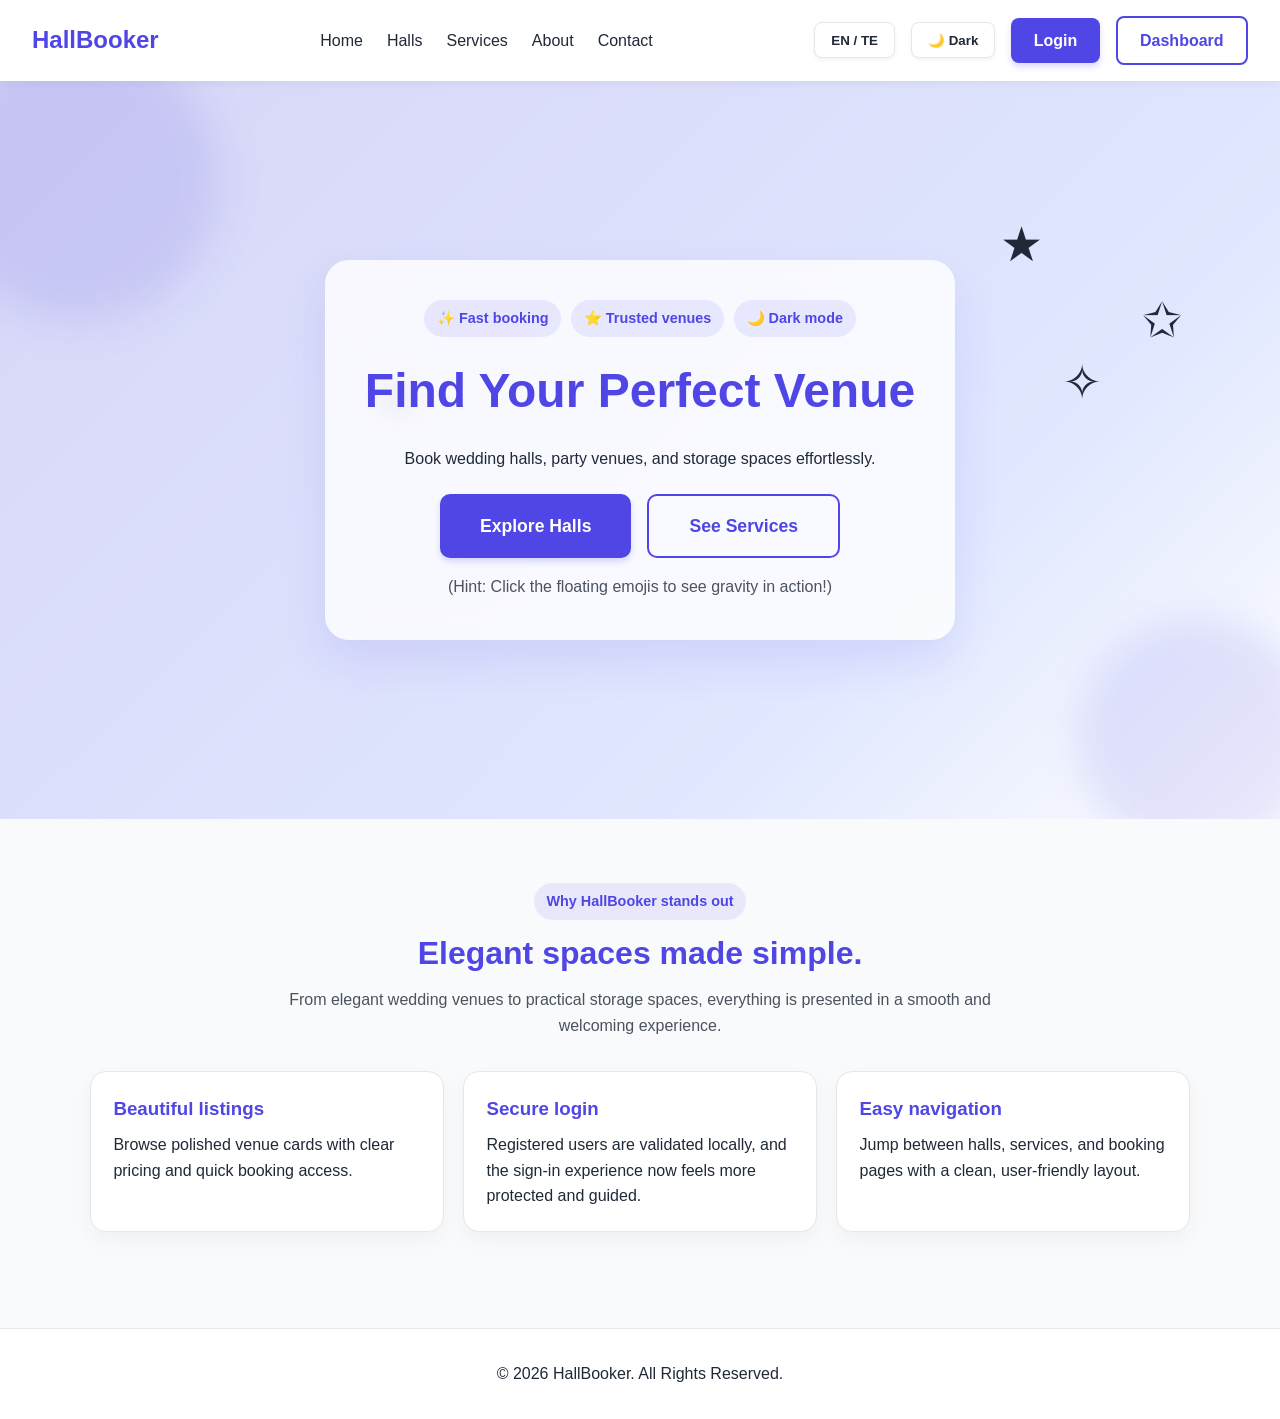
<file: index.html>
<!DOCTYPE html>
<html lang="en">
<head>
  <meta charset="UTF-8">
  <meta name="viewport" content="width=device-width, initial-scale=1.0">
  <title data-i18n="site_title">Hall Booking Platform</title>
  <link rel="stylesheet" href="style.css">
</head>
<body>
  <nav class="navbar">
    <div class="logo">HallBooker</div>
    <ul class="nav-links">
      <li><a href="index.html" data-i18n="nav_home">Home</a></li>
      <li><a href="halls.html" data-i18n="nav_halls">Halls</a></li>
      <li><a href="services.html" data-i18n="nav_services">Services</a></li>
      <li><a href="about.html" data-i18n="nav_about">About</a></li>
      <li><a href="contact.html" data-i18n="nav_contact">Contact</a></li>
    </ul>
    <div class="nav-actions">
      <button id="lang-toggle" type="button" onclick="toggleLanguage()">EN / TE</button>
      <a href="login.html" class="btn" id="nav-login" data-i18n="nav_login">Login</a>
      <a href="dashboard.html" class="btn btn-outline" data-i18n="nav_dashboard">Dashboard</a>
      <button onclick="logout()" class="btn hidden" id="nav-logout" data-i18n="nav_logout">Logout</button>
    </div>
  </nav>

  <header class="hero" id="gravity-container">
    <div class="gravity-item gravity-anti" title="Click me to drop!">✦</div>
    <div class="gravity-item gravity-anti" title="Click me to drop!">✧</div>
    <div class="gravity-item gravity-anti" title="Click me to drop!">★</div>
    <div class="gravity-item gravity-anti" title="Click me to drop!">✩</div>

    <div class="hero-content">
      <div class="hero-badges">
        <span>✨ Fast booking</span>
        <span>⭐ Trusted venues</span>
        <span>🌙 Dark mode</span>
      </div>
      <h1 data-i18n="hero_title">Find Your Perfect Venue</h1>
      <p data-i18n="hero_subtitle">Book wedding halls, party venues, and storage spaces effortlessly.</p>
      <div class="hero-actions">
        <a href="halls.html" class="btn btn-large" data-i18n="hero_btn">Explore Halls</a>
        <a href="services.html" class="btn btn-outline btn-large">See Services</a>
      </div>
      <p class="small-text mt-2" data-i18n="gravity_hint">(Hint: Click the floating emojis to see gravity in action!)</p>
    </div>
  </header>

  <main>
    <section class="showcase">
      <div class="section-heading">
        <span class="eyebrow">Why HallBooker stands out</span>
        <h2>Elegant spaces made simple.</h2>
        <p>From elegant wedding venues to practical storage spaces, everything is presented in a smooth and welcoming experience.</p>
      </div>
      <div class="feature-grid">
        <article class="feature-card">
          <h3>Beautiful listings</h3>
          <p>Browse polished venue cards with clear pricing and quick booking access.</p>
        </article>
        <article class="feature-card">
          <h3>Secure login</h3>
          <p>Registered users are validated locally, and the sign-in experience now feels more protected and guided.</p>
        </article>
        <article class="feature-card">
          <h3>Easy navigation</h3>
          <p>Jump between halls, services, and booking pages with a clean, user-friendly layout.</p>
        </article>
      </div>
    </section>
  </main>

  <footer class="footer">
    <p>&copy; 2026 HallBooker. All Rights Reserved.</p>
  </footer>

  <script src="script.js"></script>
</body>
</html>
</file>
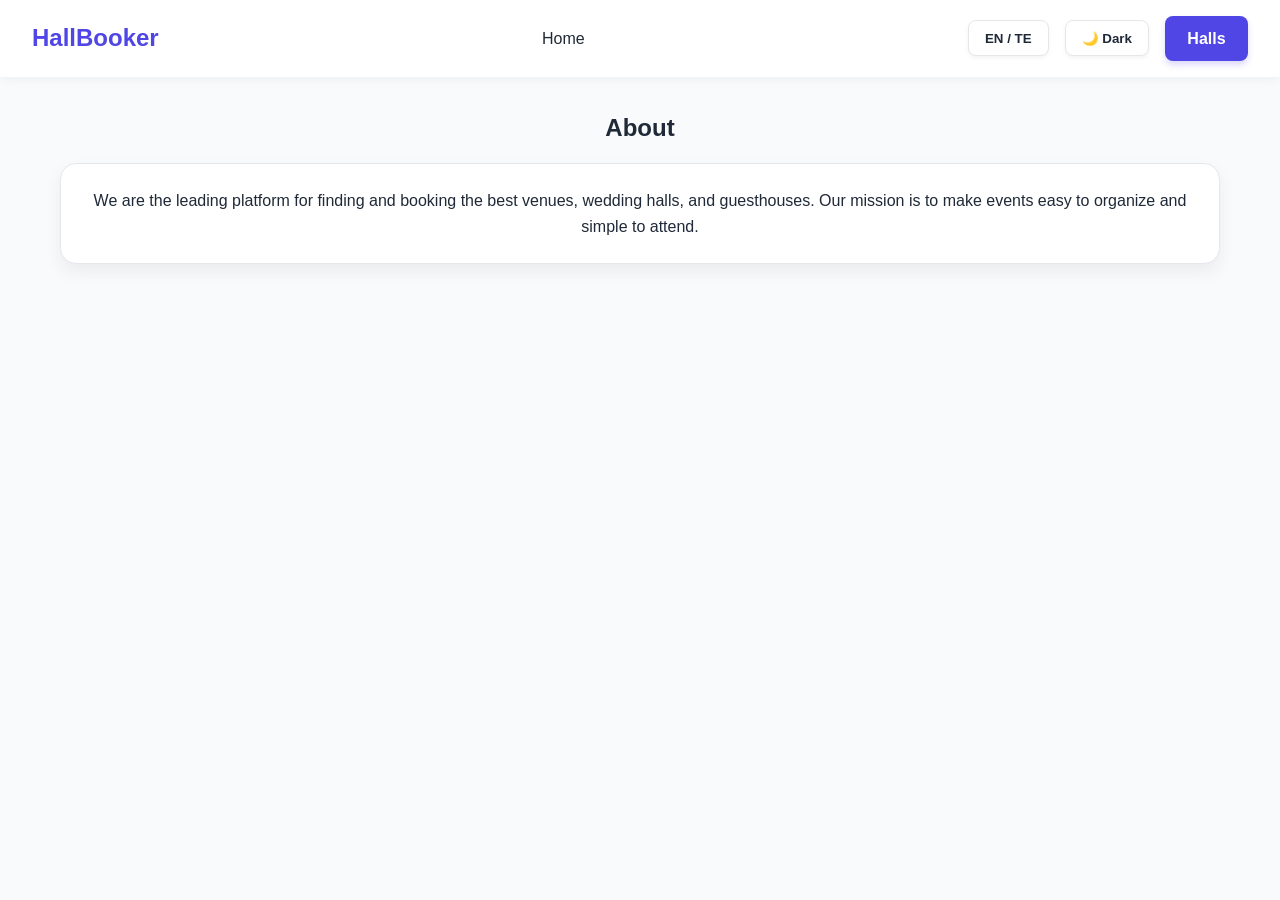
<file: About.html>
<!DOCTYPE html>
<html lang="en">
<head>
 <meta charset="UTF-8">
 <meta name="viewport" content="width=device-width, initialscale=1.0">
 <title data-i18n="nav_about">About</title>
 <link rel="stylesheet" href="style.css">
</head>
<body>
 <nav class="navbar">
 <div class="logo">HallBooker</div>
 <ul class="nav-links">
 <li><a href="index.html" datai18n="nav_home">Home</a></li>
 </ul>
 <div class="nav-actions">
 <button id="lang-toggle" onclick="toggleLanguage()">EN /
TE</button>
 <a href="halls.html" class="btn" datai18n="nav_halls">Halls</a>
 </div>
 </nav>
 <div class="container mt-4 text-center">
 <h2 data-i18n="nav_about">About Us</h2>
 <p class="mt-2 card p-3" data-i18n="about_text">We are the
leading platform
for finding and booking the best venues, wedding halls, and
guesthouses. Our
mission is to make events easy to organize and simple to attend.
We provide
seamless digital solutions tailored for your booking needs.</p>
 </div>
 <script src="script.js"></script>
</body>
</html>
</file>
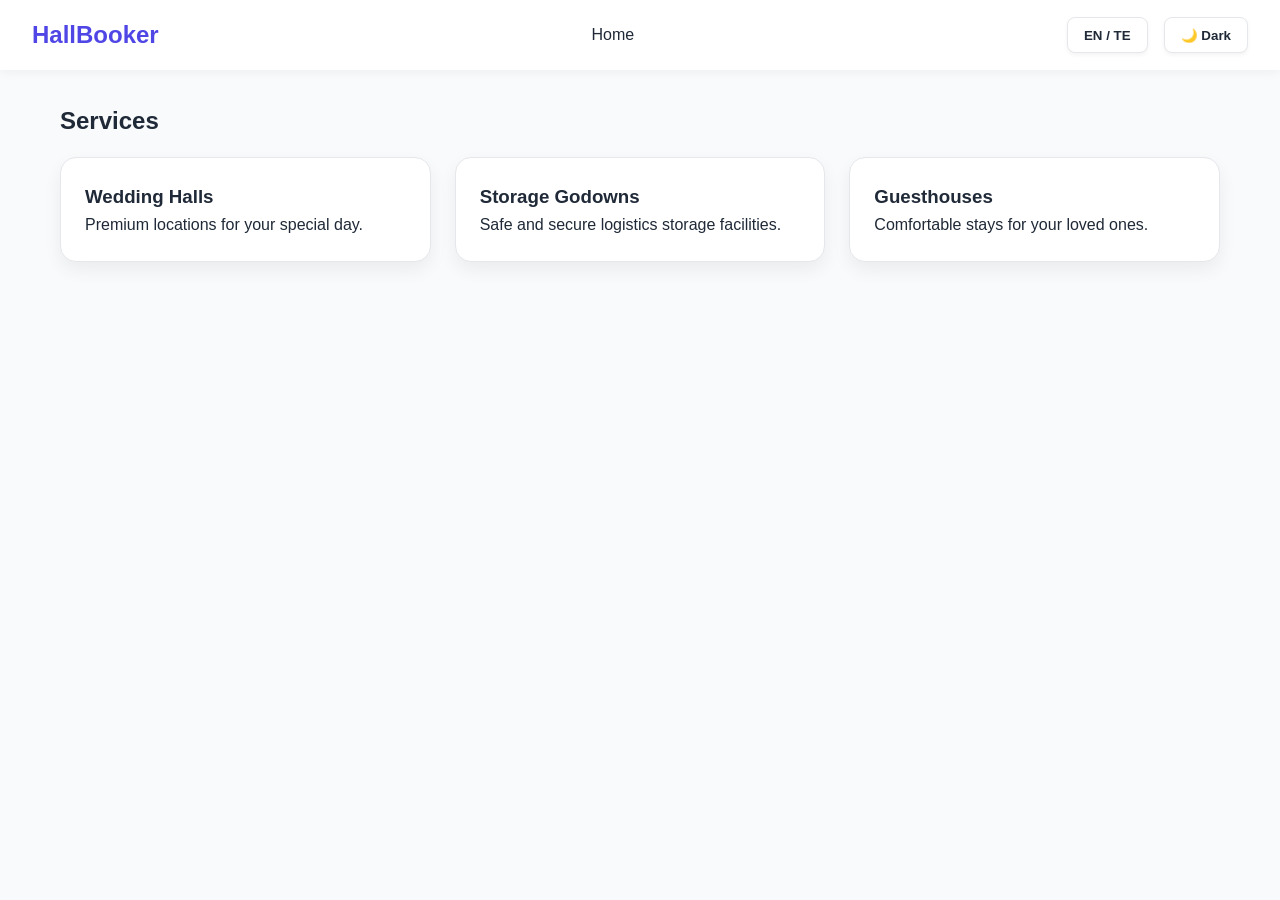
<file: Contact.html>
<!DOCTYPE html>
<html lang="en">
<head>
 <meta charset="UTF-8">
 <meta name="viewport" content="width=device-width, initialscale=1.0">
 <title data-i18n="nav_services">Services</title>
 <link rel="stylesheet" href="style.css">
</head>
<body>
 <nav class="navbar">
 <div class="logo">HallBooker</div>
 <ul class="nav-links">
 <li><a href="index.html" datai18n="nav_home">Home</a></li>
 </ul>
 <div class="nav-actions">
 <button id="lang-toggle" onclick="toggleLanguage()">EN /
TE</button>
 </div>
 </nav>
 <div class="container mt-4">
 <h2 data-i18n="nav_services">Our Services</h2>
 <div class="grid mt-2">
 <div class="card p-3">
 <h3 data-i18n="type_wedding">Wedding Halls</h3>
 <p>Premium locations for your special day.</p>
 </div>
 <div class="card p-3">
 <h3 data-i18n="type_storage">Storage Godowns</h3>
 <p>Safe and secure logistics storage facilities.</p>
 </div>
 <div class="card p-3">
 <h3 data-i18n="type_guest">Guesthouses</h3>
 <p>Comfortable stays for your loved ones.</p>
 </div>
 </div>
 </div>
 <script src="script.js"></script>
</body>
</html>
</file>
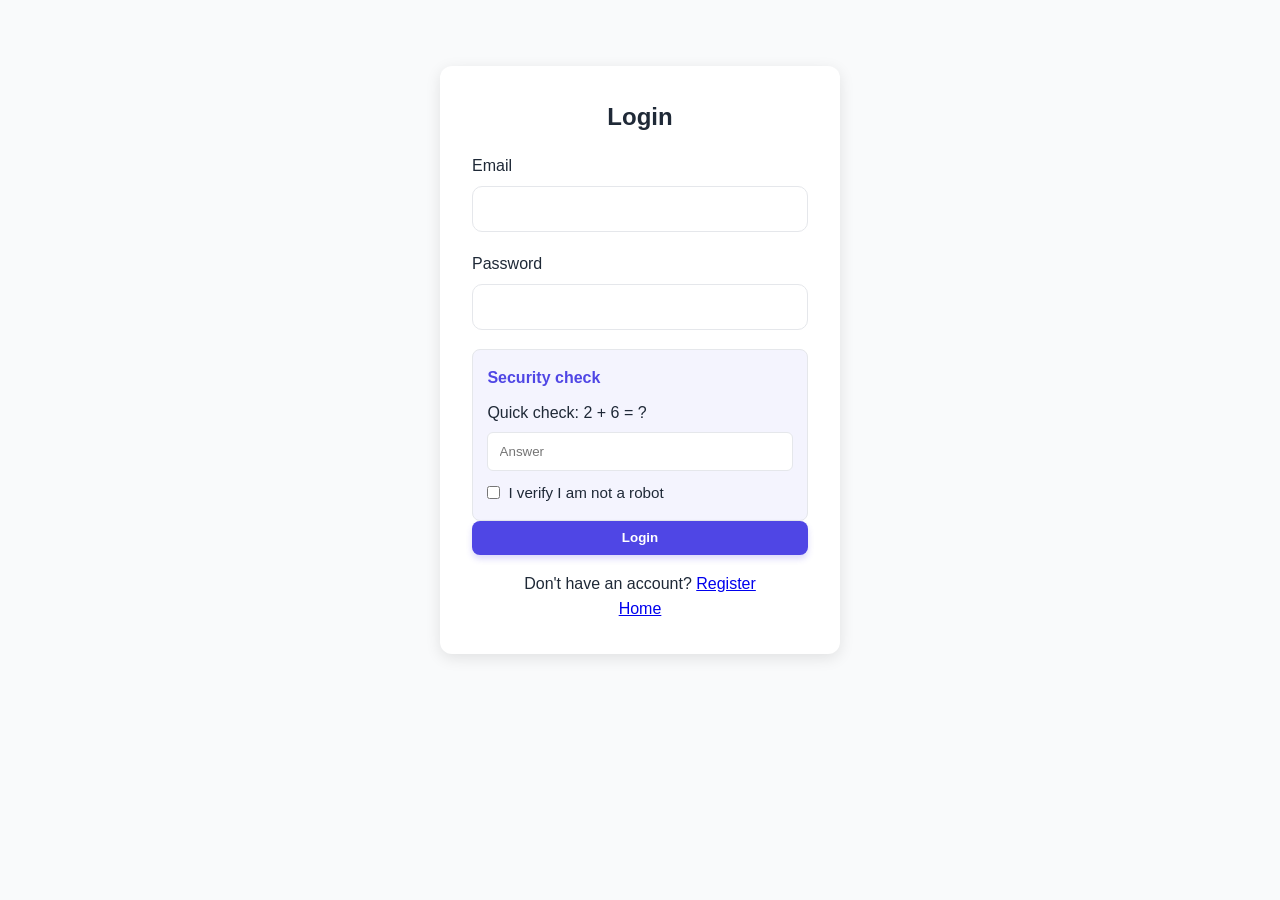
<file: dashboard.html>
<!DOCTYPE html>
<html lang="en">
<head>
    <meta charset="UTF-8">
    <meta name="viewport" content="width=device-width, initial-scale=1.0">
    <title data-i18n="nav_dashboard">Dashboard</title>
    <link rel="stylesheet" href="style.css">
</head>
<body>
    <nav class="navbar">
        <div class="logo">HallBooker</div>
        <ul class="nav-links">
            <li><a href="index.html" data-i18n="nav_home">Home</a></li>
            <li><a href="halls.html" data-i18n="nav_halls">Halls</a></li>
        </ul>
        <div class="nav-actions">
            <button id="lang-toggle" onclick="toggleLanguage()">EN / TE</button>
            <button onclick="logout()" class="btn btn-outline" data-i18n="nav_logout">Logout</button>
        </div>
    </nav>

    <div class="container mt-4">
        <h2 data-i18n="dash_title">Your Bookings</h2>
        <div id="bookingsList" class="mt-2">
            <!-- Bookings populated via script.js -->
        </div>
    </div>

    <script src="script.js"></script>
    <script>
        document.addEventListener("DOMContentLoaded", loadDashboard);
    </script>
</body>
</html>
</file>
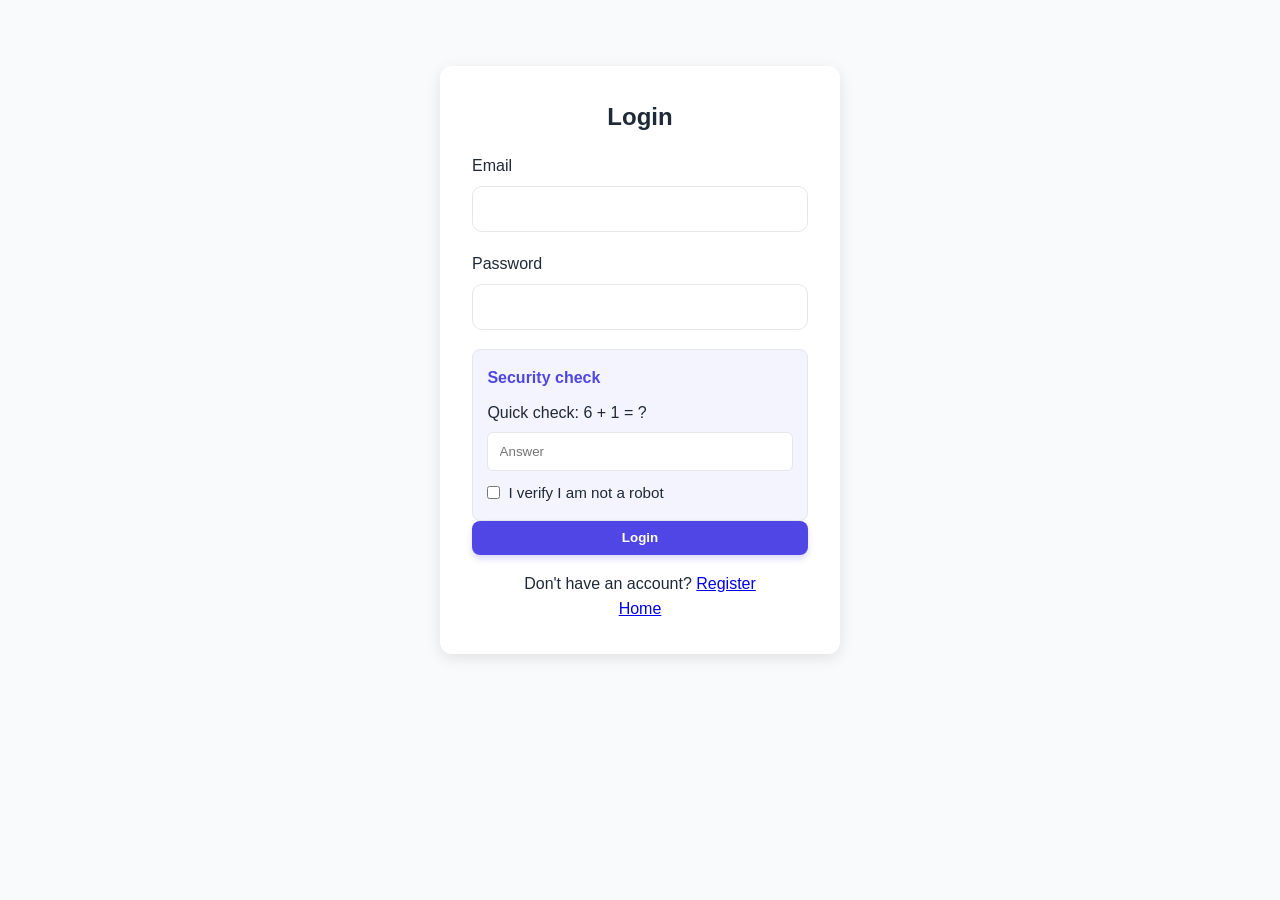
<file: Faq.html>
<!DOCTYPE html>
<html lang="en">
<head>
 <meta charset="UTF-8">
 <meta name="viewport" content="width=device-width, initialscale=1.0">
 <title>FAQ</title>
 <link rel="stylesheet" href="style.css">
</head>
<body>
 <nav class="navbar">
 <div class="logo">HallBooker</div>
 <ul class="nav-links">
 <li><a href="index.html" datai18n="nav_home">Home</a></li>
 </ul>
 <div class="nav-actions">
 <button id="lang-toggle" onclick="toggleLanguage()">EN /
TE</button>
 </div>
 </nav>
 <div class="container mt-4">
 <h2>Frequently Asked Questions</h2>
 <div class="card p-3 mt-2">
 <h4>How do I book?</h4>
 <p>Go to the halls page, select a venue, choose a date, and
confirm
your booking.</p>
 </div>
 <div class="card p-3 mt-2">
 <h4>Is login required?</h4>
 <p>Yes, you must have an account to secure a booking.</p>
 </div>
 </div>
 <script src="script.js"></script>
</body>
</html>
Dashboard.html:
<!DOCTYPE html>
<html lang="en">
<head>
 <meta charset="UTF-8">
 <meta name="viewport" content="width=device-width, initialscale=1.0">
 <title data-i18n="nav_dashboard">Dashboard</title>
 <link rel="stylesheet" href="style.css">
</head>
<body>
 <nav class="navbar">
 <div class="logo">HallBooker</div>
 <ul class="nav-links">
 <li><a href="index.html" datai18n="nav_home">Home</a></li>
 <li><a href="halls.html" datai18n="nav_halls">Halls</a></li>
 </ul>
 <div class="nav-actions">
 <button id="lang-toggle" onclick="toggleLanguage()">EN /
TE</button>
 <button onclick="logout()" class="btn btn-outline" datai18n="nav_logout">Logout</button>
 </div>
 </nav>
 <div class="container mt-4">
 <h2 data-i18n="dash_title">Your Bookings</h2>
 <div id="bookingsList" class="mt-2">
 <!-- Bookings populated via script.js -->
 </div>
 </div>
 <script src="script.js"></script>
 <script>
 document.addEventListener("DOMContentLoaded",
loadDashboard);
 </script>
</body>
</html>
</file>
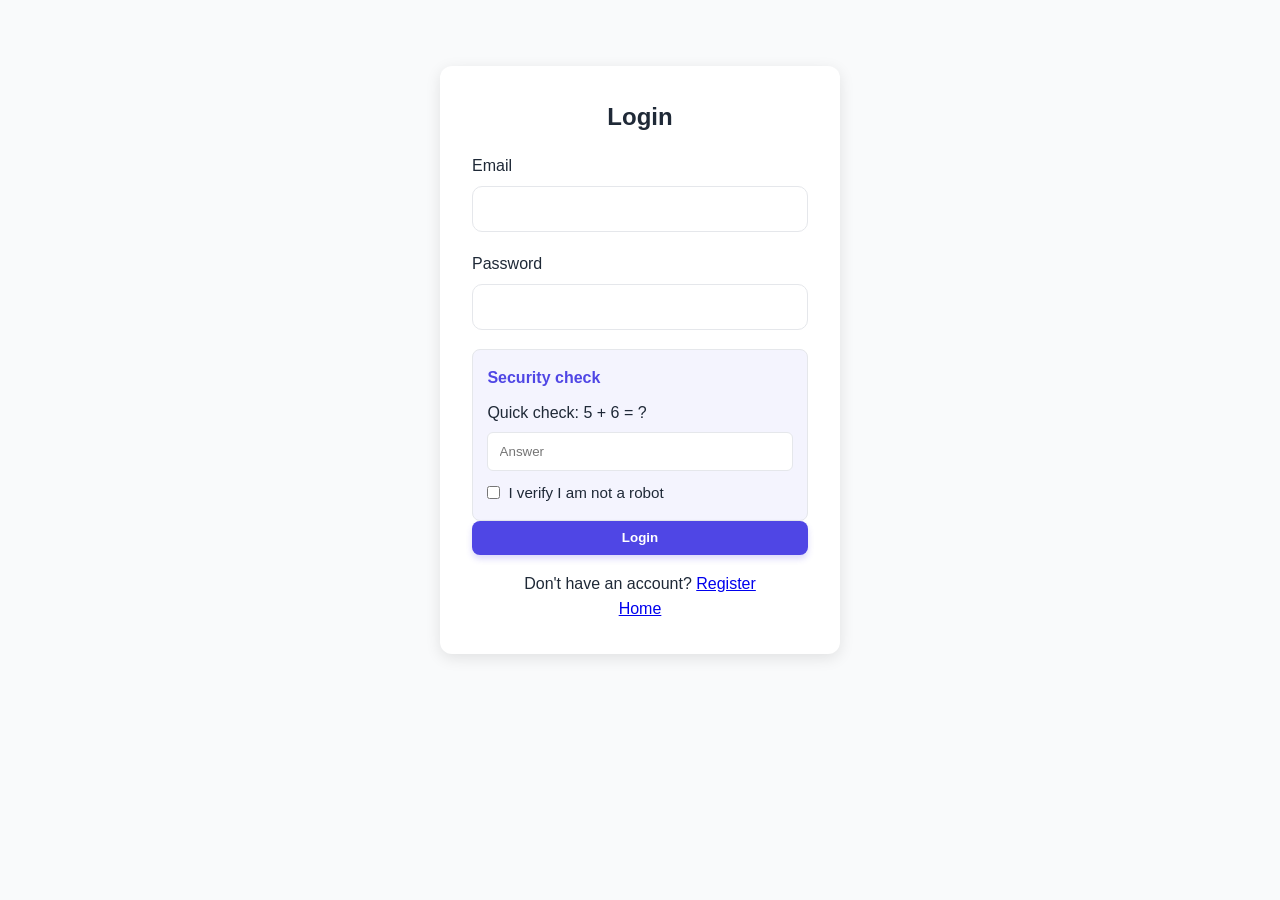
<file: login.html>
<!DOCTYPE html>
<html lang="en">
<head>
 <meta charset="UTF-8">
 <meta name="viewport" content="width=device-width, initialscale=1.0">
 <title data-i18n="nav_login">Login</title>
 <link rel="stylesheet" href="style.css">
</head>
<body>
 <div class="container flex-center min-h-screen">
 <div class="auth-card text-center">
 <h2 data-i18n="nav_login">Login</h2>
 <form id="loginForm" onsubmit="handleLogin(event)"
class="mt-2 text-left">
 <div class="form-group">
 <label data-i18n="email_label">Email</label>
 <input type="email" id="logEmail" required>
 </div>
 <div class="form-group">
 <label data-i18n="pass_label">Password</label>
 <input type="password" id="logPass" required>
 </div>
 <div class="security-check" id="securityCheck">
  <p class="security-title">Security check</p>
  <div class="security-question">
   <span id="securityPrompt">Solve: 3 + 4 = ?</span>
   <input type="number" id="securityAnswer" placeholder="Answer" required>
  </div>
  <label class="security-box">
   <input type="checkbox" id="botCheckBox">
   I verify I am not a robot
  </label>
 </div>
 <button type="submit" class="btn w-100" datai18n="nav_login">Login</button>
 </form>
 <p class="mt-2">
 <span data-i18n="no_account">Don't have an
account?</span>
 <a href="register.html" datai18n="nav_register">Register</a>
 </p>
 <p><a href="index.html" data-i18n="nav_home">Return
Home</a></p>
 </div>
 </div>
 <script src="script.js"></script>
</body>
</html>
</file>
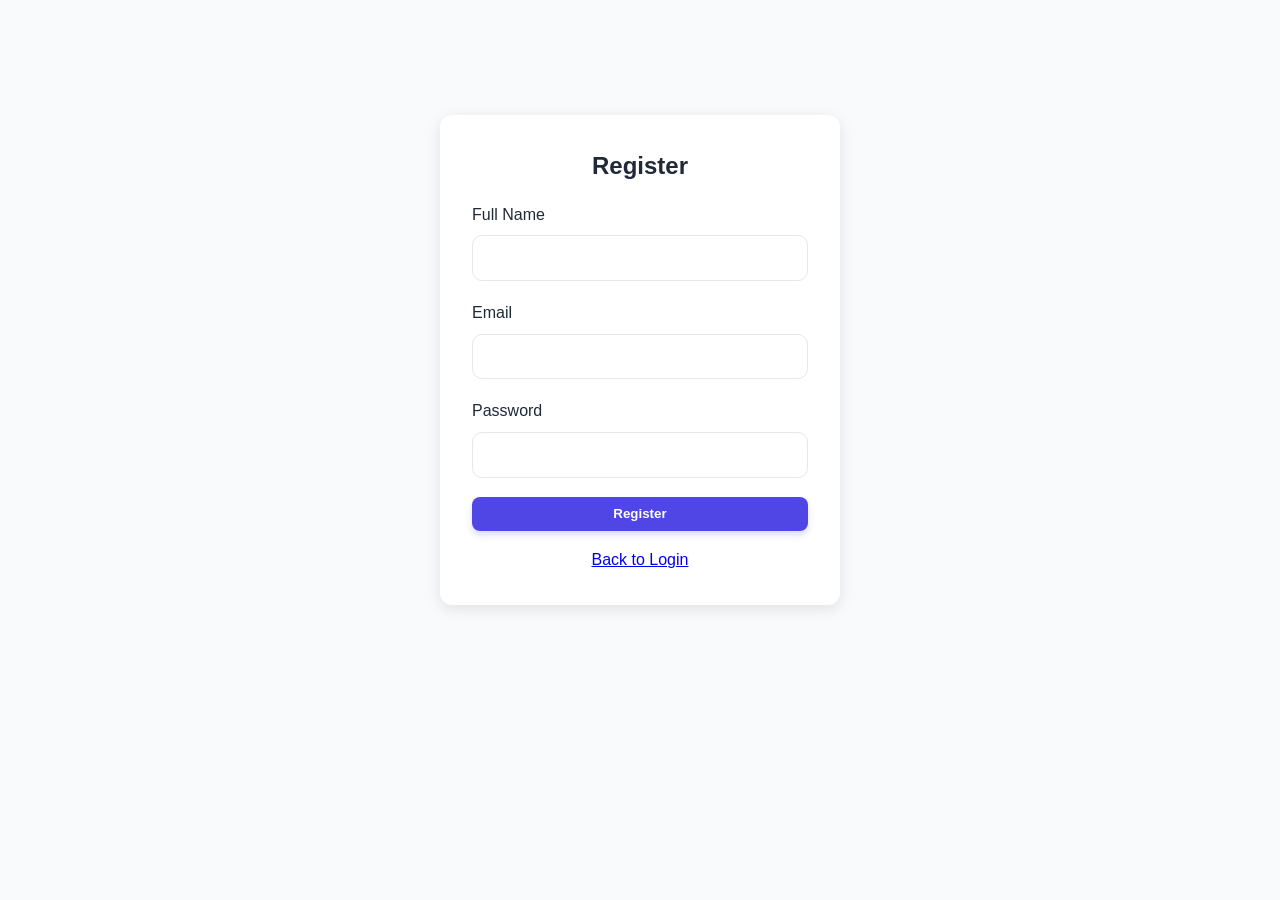
<file: register.html>
<!DOCTYPE html>
<html lang="en">
<head>
 <meta charset="UTF-8">
 <meta name="viewport" content="width=device-width, initialscale=1.0">
 <title data-i18n="nav_register">Register</title>
 <link rel="stylesheet" href="style.css">
</head>
<body>
 <div class="container flex-center min-h-screen">
 <div class="auth-card text-center">
 <h2 data-i18n="nav_register">Register</h2>
 <form id="registerForm" onsubmit="handleRegister(event)"
class="mt-2 text-left">
 <div class="form-group">
 <label data-i18n="name_label">Full Name</label>
 <input type="text" id="regName" required>
 </div>
 <div class="form-group">
 <label data-i18n="email_label">Email</label>
 <input type="email" id="regEmail" required>
 </div>
 <div class="form-group">
 <label data-i18n="pass_label">Password</label>
 <input type="password" id="regPass" required>
 </div>
 <button type="submit" class="btn w-100" datai18n="nav_register">Register</button>
 </form>
 <p class="mt-2"><a href="login.html" datai18n="nav_login">Back to Login</a></p>
 </div>
 </div>
 <script src="script.js"></script>
</body>
</html>
</file>
<file: style.css>
/* Core & Variables */
:root {
 --primary: #4F46E5;
 --primary-hover: #4338CA;
 --bg-color: #F9FAFB;
 --text-color: #1F2937;
 --card-bg: #FFFFFF;
 --border: #E5E7EB;
}
[data-theme="dark"] {
 --primary: #818CF8;
 --primary-hover: #6366F1;
 --bg-color: #111827;
 --text-color: #E5E7EB;
 --card-bg: #1F2937;
 --border: #374151;
}
* {
 margin: 0;
 padding: 0;
 box-sizing: border-box;
 font-family: 'Segoe UI', Tahoma, Geneva, Verdana, sans-serif;
}
body {
 background: var(--bg-color);
 color: var(--text-color);
 line-height: 1.6;
 transition: background-color 0.3s ease, color 0.3s ease;
}
/* Utility */
.container {
 max-width: 1200px;
 margin: auto;
 padding: 0 20px;
}
.mt-2 {
 margin-top: 1rem;
}
.mt-4 {
 margin-top: 2rem;
}
.p-3 {
 padding: 1.5rem;
}
.text-center {
 text-align: center;
}
.text-left {
 text-align: left;
}
.w-100 {
 width: 100%;
}
.flex-center {
 display: flex;
 justify-content: center;
 align-items: center;
}
.min-h-screen {
 min-height: 80vh;
}
.hidden {
 display: none !important;
}
/* Navigation */
.navbar {
 display: flex;
 justify-content: space-between;
 align-items: center;
 padding: 1rem 2rem;
 background: var(--card-bg);
 box-shadow: 0 2px 10px rgba(0, 0, 0, 0.05);
 position: sticky;
 top: 0;
 z-index: 100;
}
.logo {
 font-size: 1.5rem;
 font-weight: bold;
 color: var(--primary);
}
.nav-links {
 display: flex;
 list-style: none;
 gap: 1.5rem;
}
.nav-links a {
 text-decoration: none;
 color: var(--text-color);
 font-weight: 500;
 transition: color 0.3s, transform 0.3s;
}
.nav-links a:hover,
.nav-links a.active {
 color: var(--primary);
 transform: translateY(-1px);
}
.nav-actions {
 display: flex;
 gap: 1rem;
 align-items: center;
}
/* Buttons */
.btn {
 background: var(--primary);
 color: white;
 padding: 0.6rem 1.4rem;
 border: none;
 border-radius: 8px;
 cursor: pointer;
 text-decoration: none;
 transition: all 0.3s ease;
 font-weight: 600;
 display: inline-flex;
 align-items: center;
 justify-content: center;
 box-shadow: 0 4px 6px rgba(79, 70, 229, 0.2);
}
.btn:hover {
 background: var(--primary-hover);
 transform: translateY(-2px);
 box-shadow: 0 6px 12px rgba(79, 70, 229, 0.3);
}
.btn-outline {
 background: transparent;
 color: var(--primary);
 border: 2px solid var(--primary);
 box-shadow: none;
}
.btn-outline:hover {
 background: var(--primary);
 color: white;
 box-shadow: 0 6px 12px rgba(79, 70, 229, 0.3);
}
.btn-large {
 padding: 1rem 2.5rem;
 font-size: 1.1rem;
 border-radius: 10px;
}
.action-btn {
 background: var(--card-bg);
 color: var(--text-color);
 border: 1px solid var(--border);
 padding: 0.6rem 1rem;
 border-radius: 8px;
 cursor: pointer;
 font-weight: 600;
 transition: all 0.3s ease;
 box-shadow: 0 2px 4px rgba(0, 0, 0, 0.05);
}
.action-btn:hover {
 background: var(--bg-color);
 border-color: var(--primary);
 transform: translateY(-2px);
}
/* Hero & Anti-Gravity Section */
.hero {
  min-height: 82vh;
  padding: 3rem 1.5rem;
  background: linear-gradient(135deg, rgba(79, 70, 229, 0.2), #e0e7ff 70%, rgba(255,255,255,0.9));
  display: flex;
  justify-content: center;
  align-items: center;
  text-align: center;
  position: relative;
  overflow: hidden;
}
.hero::before,
.hero::after {
  content: "";
  position: absolute;
  border-radius: 50%;
  background: rgba(79, 70, 229, 0.12);
  filter: blur(20px);
  pointer-events: none;
}
.hero::before {
  width: 280px;
  height: 280px;
  top: -40px;
  left: -60px;
}
.hero::after {
  width: 240px;
  height: 240px;
  right: -40px;
  bottom: -40px;
}
.hero-content {
  position: relative;
  z-index: 10;
  padding: 2.5rem;
  background: rgba(255, 255, 255, 0.8);
  border-radius: 24px;
  backdrop-filter: blur(14px);
  box-shadow: 0 20px 45px rgba(79, 70, 229, 0.12);
  max-width: 760px;
}
.hero-badges {
  display: flex;
  flex-wrap: wrap;
  justify-content: center;
  gap: 0.6rem;
  margin-bottom: 1rem;
}
.hero-badges span,
.eyebrow {
  display: inline-flex;
  align-items: center;
  gap: 0.35rem;
  padding: 0.45rem 0.8rem;
  border-radius: 999px;
  background: rgba(79, 70, 229, 0.1);
  color: var(--primary);
  font-size: 0.9rem;
  font-weight: 600;
}
.hero h1 {
  font-size: 3rem;
  color: var(--primary);
  margin-bottom: 1rem;
}
.hero-actions {
  display: flex;
  justify-content: center;
  gap: 1rem;
  flex-wrap: wrap;
  margin-top: 1.4rem;
}
.small-text {
  color: var(--text-color);
  opacity: 0.8;
}
/* Gravity physics effect rules */
.gravity-item {
  position: absolute;
  font-size: 3rem;
  cursor: pointer;
  user-select: none;
  z-index: 5;
  transition: transform 0.1s;
}
/* Floating zero-gravity keyframes */
.gravity-anti {
  animation: float 6s ease-in-out infinite;
}
@keyframes float {
  0% {
    transform: translateY(0px) rotate(0deg);
  }
  50% {
    transform: translateY(-20px) rotate(10deg);
  }
  100% {
    transform: translateY(0px) rotate(0deg);
  }
}
/* Falling gravity rule attached via JS */
.gravity-fall {
  transition: transform 1.2s cubic-bezier(0.55, 0.085, 0.68, 0.53);
  pointer-events: none;
}
/* Cards & Grid */
.grid {
 display: grid;
 grid-template-columns: repeat(auto-fit, minmax(300px, 1fr));
 gap: 1.5rem;
}
.card {
 background: var(--card-bg);
 border-radius: 16px;
 overflow: hidden;
 box-shadow: 0 8px 18px rgba(0, 0, 0, 0.06);
 transition: transform 0.3s ease, box-shadow 0.3s ease;
 border: 1px solid var(--border);
}
.card:hover {
 transform: translateY(-6px);
 box-shadow: 0 16px 28px rgba(0, 0, 0, 0.12);
}
.card img {
 width: 100%;
 height: 200px;
 object-fit: cover;
 transition: transform 0.4s ease;
}
.card:hover img {
 transform: scale(1.04);
}
.card-body {
 padding: 1.5rem;
}
.card-title {
 font-size: 1.25rem;
 font-weight: bold;
 margin-bottom: 0.5rem;
}
.card-price {
 color: var(--primary);
 font-size: 1.1rem;
 font-weight: bold;
 margin-bottom: 1rem;
}
/* Forms */
.auth-card {
 background: var(--card-bg);
 padding: 2rem;
 border-radius: 12px;
 box-shadow: 0 4px 15px rgba(0, 0, 0, 0.1);
 width: 100%;
 max-width: 400px;
}
.form-group {
 margin-bottom: 1.2rem;
}
.form-group label {
 display: block;
 margin-bottom: 0.5rem;
 font-weight: 500;
}
.form-group input,
.form-group textarea {
 width: 100%;
 padding: 0.8rem;
 border: 1px solid var(--border);
 border-radius: 10px;
 font-size: 1rem;
 transition: border-color 0.3s ease, box-shadow 0.3s ease;
}
.form-group input:focus,
.form-group textarea:focus {
 border-color: var(--primary);
 box-shadow: 0 0 0 3px rgba(79, 70, 229, 0.12);
 outline: none;
}
.security-check {
 margin-top: 1rem;
 padding: 0.9rem;
 border: 1px solid var(--border);
 border-radius: 8px;
 background: rgba(79, 70, 229, 0.06);
}
.security-title {
 font-weight: 700;
 margin-bottom: 0.6rem;
 color: var(--primary);
}
.security-question {
 display: flex;
 flex-direction: column;
 gap: 0.4rem;
 margin-bottom: 0.6rem;
}
.security-question input {
 width: 100%;
 padding: 0.7rem;
 border: 1px solid var(--border);
 border-radius: 6px;
}
.security-box {
 display: flex;
 align-items: center;
 gap: 0.5rem;
 font-size: 0.95rem;
}
.showcase {
 padding: 4rem 1.5rem 3rem;
}
.section-heading {
 max-width: 720px;
 margin: 0 auto 2rem;
 text-align: center;
}
.section-heading h2 {
 font-size: 2rem;
 margin: 0.5rem 0;
 color: var(--primary);
}
.section-heading p {
 color: var(--text-color);
 opacity: 0.8;
}
.feature-grid {
 display: grid;
 grid-template-columns: repeat(auto-fit, minmax(220px, 1fr));
 gap: 1.2rem;
 max-width: 1100px;
 margin: auto;
}
.feature-card {
 background: var(--card-bg);
 border: 1px solid var(--border);
 border-radius: 16px;
 padding: 1.4rem;
 box-shadow: 0 8px 20px rgba(0, 0, 0, 0.04);
 transition: transform 0.3s ease, box-shadow 0.3s ease;
}
.feature-card:hover {
 transform: translateY(-4px);
 box-shadow: 0 14px 24px rgba(79, 70, 229, 0.1);
}
.feature-card h3 {
 margin-bottom: 0.5rem;
 color: var(--primary);
}
.page-intro {
 margin-bottom: 1.5rem;
 text-align: center;
}
.page-intro h2 {
 margin: 0.4rem 0 0.5rem;
 color: var(--primary);
}
.page-intro p {
 color: var(--text-color);
 opacity: 0.8;
}
.search-bar {
 margin-bottom: 2rem;
 display: flex;
 justify-content: center;
}
.search-bar input {
 width: 100%;
 max-width: 500px;
 padding: 1rem 1.2rem;
 border: 2px solid var(--border);
 border-radius: 30px;
 font-size: 1.1rem;
 outline: none;
 transition: border 0.3s, box-shadow 0.3s;
}
.search-bar input:focus {
 border-color: var(--primary);
 box-shadow: 0 0 0 4px rgba(79, 70, 229, 0.12);
}
/* Responsive */
@media (max-width: 768px) {
 .navbar {
 flex-direction: column;
 gap: 1rem;
 }
 .nav-links {
 flex-wrap: wrap;
 justify-content: center;
 }
 .hero h1 {
 font-size: 2rem;
 }
 .hero-content {
 padding: 1.5rem;
 }
 .hero-actions {
 flex-direction: column;
 }
}
footer {
text-align: center;
padding: 2rem;
background: var(--card-bg);
margin-top: 3rem;
border-top: 1px solid var(--border);
}
</file>
